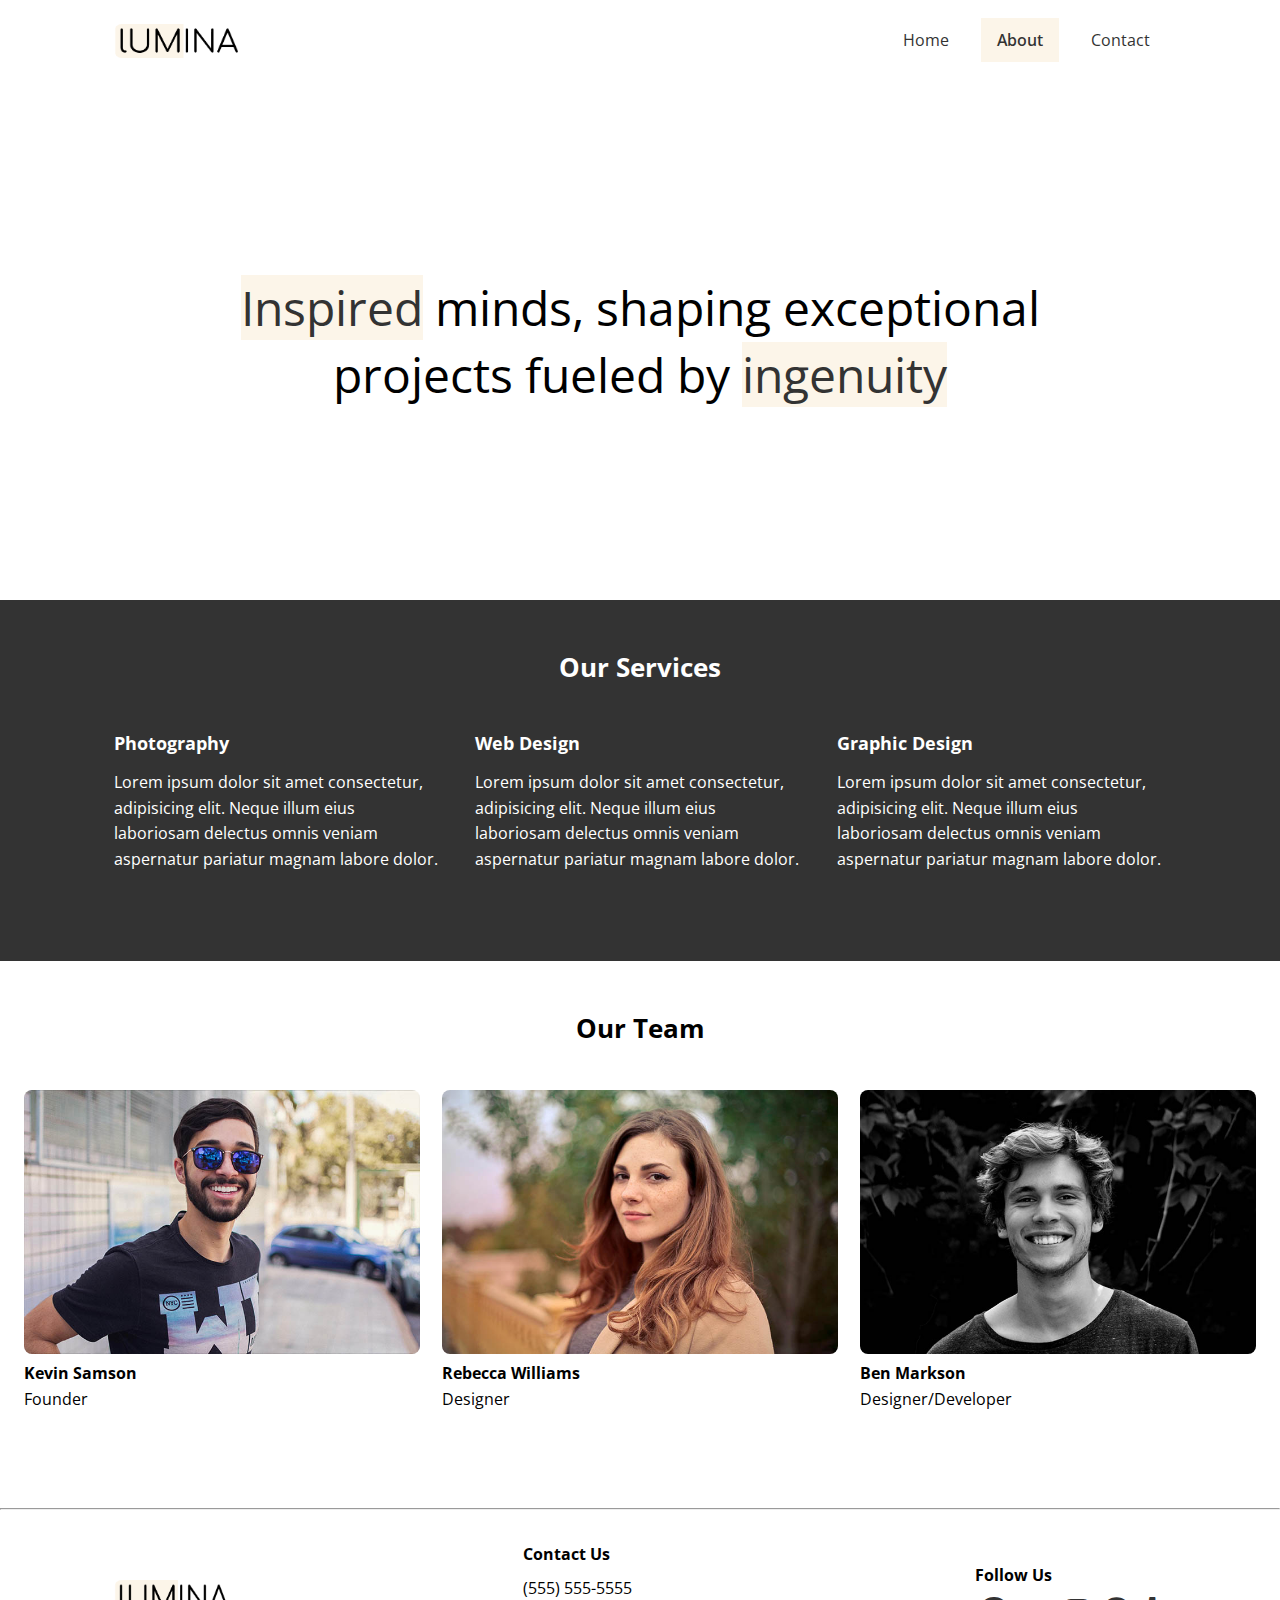
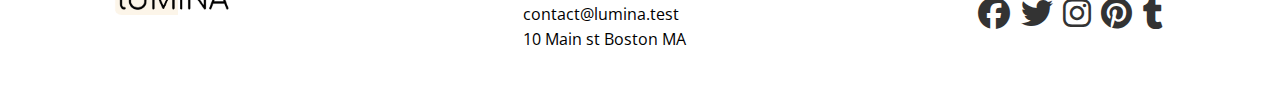
<file: about.html>
<!DOCTYPE html>
<html lang="en">
  <head>
    <meta charset="UTF-8" />
    <meta name="viewport" content="width=device-width, initial-scale=1.0" />
    <title>About Lumina Creative</title>
    <link rel="stylesheet" href="./css/styles.css" />

    <link rel="preconnect" href="https://fonts.googleapis.com" />
    <link rel="preconnect" href="https://fonts.gstatic.com" crossorigin />
    <link
      href="https://fonts.googleapis.com/css2?family=Lato:wght@100;300;400;700&family=Montserrat:ital,wght@0,100..900;1,100..900&family=Open+Sans:ital,wght@0,300..800;1,300..800&display=swap"
      rel="stylesheet"
    />

    <link
      rel="stylesheet"
      href="https://cdnjs.cloudflare.com/ajax/libs/font-awesome/6.7.2/css/all.min.css"
      integrity="sha512-Evv84Mr4kqVGRNSgIGL/F/aIDqQb7xQ2vcrdIwxfjThSH8CSR7PBEakCr51Ck+w+/U6swU2Im1vVX0SVk9ABhg=="
      crossorigin="anonymous"
      referrerpolicy="no-referrer"
    />

    <link rel="icon" href="./images/favicon.ico" />
  </head>
  <body>
    <header class="header">
      <div class="container header-flex">
        <img src="./images/logo.png" alt="Lumina Creative" class="logo" />

        <ul class="main-menu">
          <li><a href="/">Home</a></li>
          <li><a class="current" href="about.html">About</a></li>
          <li><a href="contact.html">Contact</a></li>
        </ul>
      </div>
    </header>

    <!-- main -->

    <main class="main">
      <div class="hero">
        <h1 class="heading">
          <span class="passionate">Inspired</span> minds, shaping exceptional
          projects fueled by <span class="passionate">ingenuity</span>
        </h1>
      </div>

      <section class="services">
        <div class="container">
          <h2 class="section-heading">Our Services</h2>
          <div class="services-flex">
            <div class="services-item">
              <h4>Photography</h4>
              <p>
                Lorem ipsum dolor sit amet consectetur, adipisicing elit. Neque
                illum eius laboriosam delectus omnis veniam aspernatur pariatur
                magnam labore dolor.
              </p>
            </div>

            <div class="services-item">
              <h4>Web Design</h4>
              <p>
                Lorem ipsum dolor sit amet consectetur, adipisicing elit. Neque
                illum eius laboriosam delectus omnis veniam aspernatur pariatur
                magnam labore dolor.
              </p>
            </div>

            <div class="services-item">
              <h4>Graphic Design</h4>
              <p>
                Lorem ipsum dolor sit amet consectetur, adipisicing elit. Neque
                illum eius laboriosam delectus omnis veniam aspernatur pariatur
                magnam labore dolor.
              </p>
            </div>
          </div>
        </div>
      </section>

      <section class="team">
        <div class="container container-lg">
          <h2 class="section-heading">Our Team</h2>
          <div class="team-flex">
            <div class="team-item">
              <img src="./images/team1.jpg" alt="Team Member" />
              <h4>Kevin Samson</h4>
              <p>Founder</p>
            </div>

            <div class="team-item">
              <img src="./images/team2.jpg" alt="Team Member" />
              <h4>Rebecca Williams</h4>
              <p>Designer</p>
            </div>

            <div class="team-item">
              <img src="./images/team3.jpg" alt="Team Member" />
              <h4>Ben Markson</h4>
              <p>Designer/Developer</p>
            </div>
          </div>
        </div>
      </section>
    </main>

    <hr />
    <footer class="footer">
      <div class="container footer-flex">
        <img src="./images/logo.png" alt="Lumina Creative" class="logo-2" />

        <div>
          <h4>Contact Us</h4>
          <ul>
            <li>(555) 555-5555</li>
            <li>contact@lumina.test</li>
            <li>10 Main st Boston MA</li>
          </ul>
        </div>

        <div class="follow-us">
          <h4>Follow Us</h4>
          <a href="#"><i class="fab fa-facebook fa-2x"></i></a>
          <a href="#"><i class="fab fa-twitter fa-2x"></i></a>
          <a href="#"><i class="fab fa-instagram fa-2x"></i></a>
          <a href="#"><i class="fab fa-pinterest fa-2x"></i></a>
          <a href="#"><i class="fab fa-tumblr fa-2x"></i></a>
        </div>
      </div>
    </footer>
  </body>
</html>
</file>
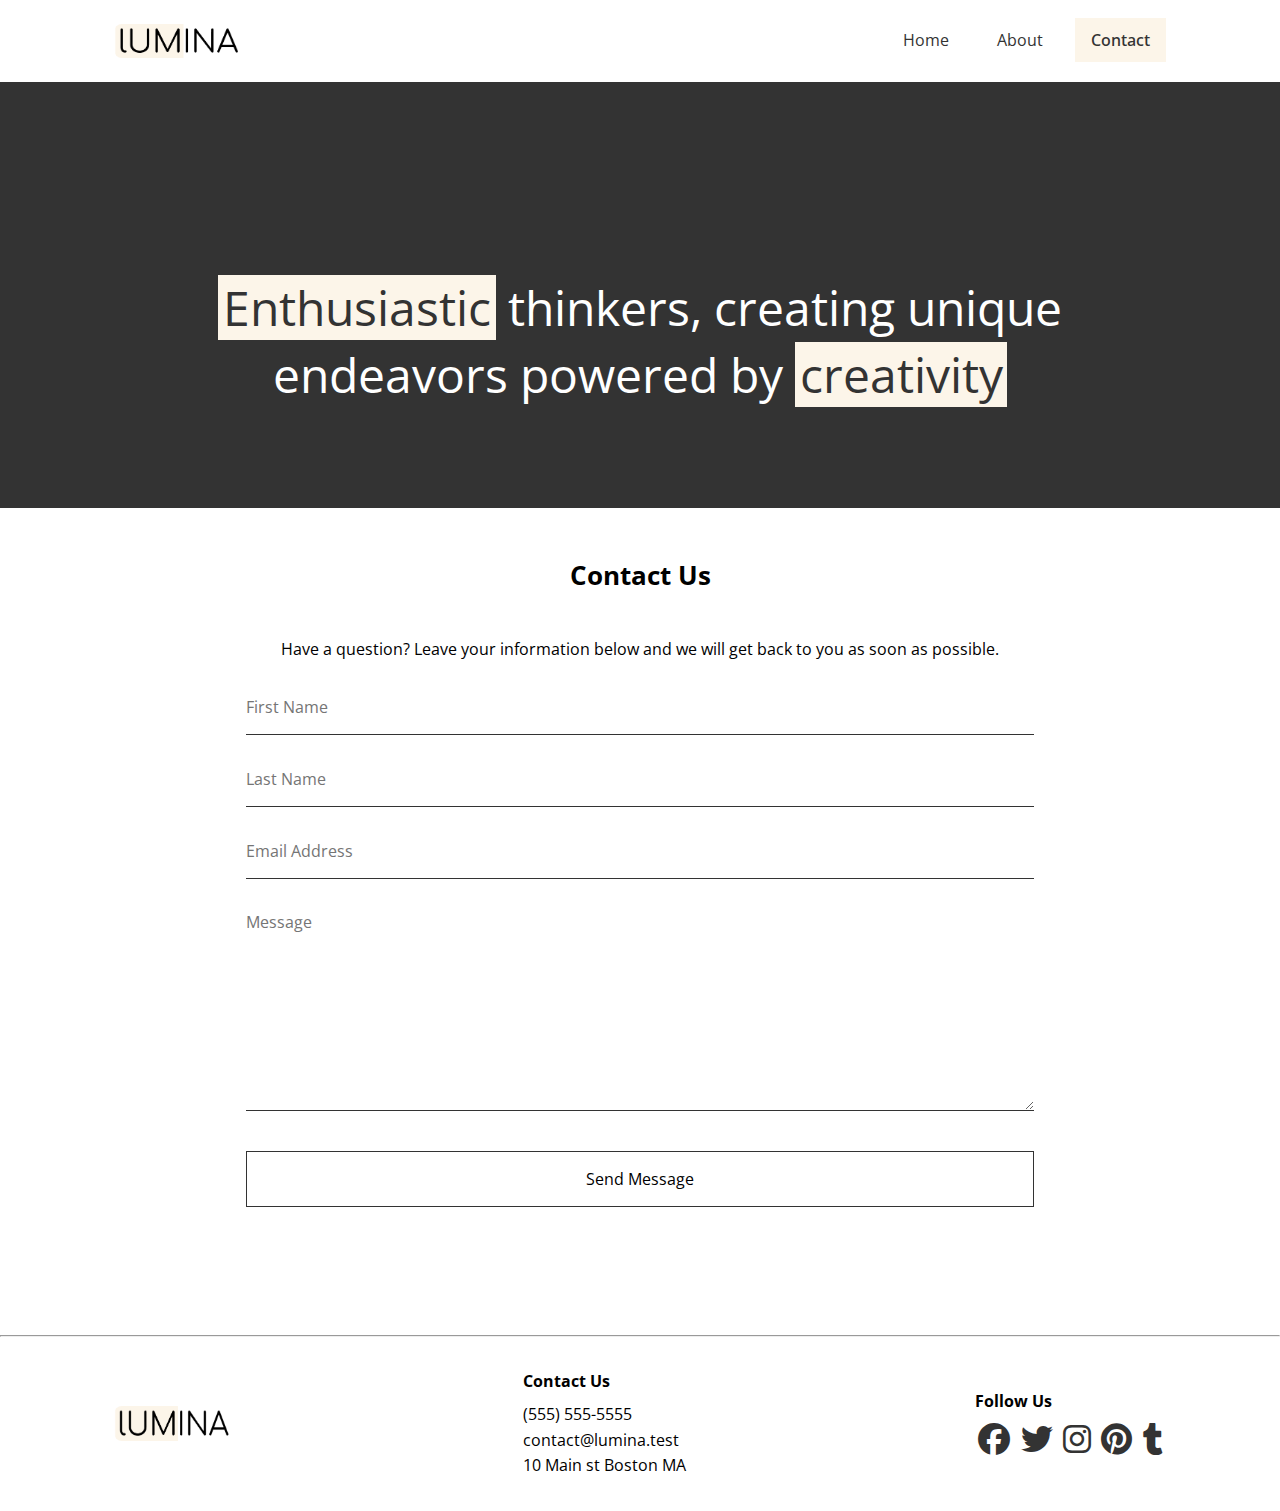
<file: contact.html>
<!DOCTYPE html>
<html lang="en">
  <head>
    <meta charset="UTF-8" />
    <meta name="viewport" content="width=device-width, initial-scale=1.0" />
    <title>Contact Lumina Creative</title>
    <link rel="stylesheet" href="./css/styles.css" />

    <link rel="preconnect" href="https://fonts.googleapis.com" />
    <link rel="preconnect" href="https://fonts.gstatic.com" crossorigin />
    <link
      href="https://fonts.googleapis.com/css2?family=Lato:wght@100;300;400;700&family=Montserrat:ital,wght@0,100..900;1,100..900&family=Open+Sans:ital,wght@0,300..800;1,300..800&display=swap"
      rel="stylesheet"
    />

    <link
      rel="stylesheet"
      href="https://cdnjs.cloudflare.com/ajax/libs/font-awesome/6.7.2/css/all.min.css"
      integrity="sha512-Evv84Mr4kqVGRNSgIGL/F/aIDqQb7xQ2vcrdIwxfjThSH8CSR7PBEakCr51Ck+w+/U6swU2Im1vVX0SVk9ABhg=="
      crossorigin="anonymous"
      referrerpolicy="no-referrer"
    />

    <link rel="icon" href="./images/favicon.ico" />
  </head>
  <body>
    <header class="header">
      <div class="container header-flex">
        <img src="./images/logo.png" alt="Lumina Creative" class="logo" />

        <ul class="main-menu">
          <li><a href="/">Home</a></li>
          <li><a href="about.html">About</a></li>
          <li><a class="current" href="contact.html">Contact</a></li>
        </ul>
      </div>
    </header>

    <!-- main -->

    <section class="hero bg-dark">
      <div class="container-sm">
        <h2 class="heading">
          <span class="passionate yo">Enthusiastic</span> thinkers, creating
          unique endeavors powered by
          <span class="passionate yo">creativity</span>
        </h2>
      </div>
    </section>

    <section class="contact">
      <div class="container container-sm">
        <h2 class="section-heading">Contact Us</h2>
        <p>
          Have a question? Leave your information below and we will get back to
          you as soon as possible.
        </p>

        <form name="contact" netlify>
          <div class="form-group">
            <label for="first-name" class="visually-hidden">First Name</label>
            <input
              type="text"
              id="first-name"
              name="first-name"
              placeholder="First Name"
            />
          </div>

          <div class="form-group">
            <label for="last-name" class="visually-hidden">Last Name</label>
            <input
              type="text"
              id="last-name"
              name="last-name"
              placeholder="Last Name"
            />
          </div>

          <div class="form-group">
            <label for="email" class="visually-hidden">Email Address</label>
            <input
              type="text"
              id="email"
              name="email"
              placeholder="Email Address"
            />
          </div>

          <div class="form-group">
            <label for="message" class="visually-hidden">Message</label>
            <textarea
              name="message"
              id="message"
              placeholder="Message"
            ></textarea>
          </div>

          <div class="form-group">
            <button type="submit" class="btn">Send Message</button>
          </div>
        </form>
      </div>
    </section>

    <hr />
    <footer class="footer">
      <div class="container footer-flex">
        <img src="./images/logo.png" alt="Lumina Creative" class="logo-2" />

        <div>
          <h4>Contact Us</h4>
          <ul>
            <li>(555) 555-5555</li>
            <li>contact@lumina.test</li>
            <li>10 Main st Boston MA</li>
          </ul>
        </div>

        <div class="follow-us">
          <h4>Follow Us</h4>
          <a href="#"><i class="fab fa-facebook fa-2x"></i></a>
          <a href="#"><i class="fab fa-twitter fa-2x"></i></a>
          <a href="#"><i class="fab fa-instagram fa-2x"></i></a>
          <a href="#"><i class="fab fa-pinterest fa-2x"></i></a>
          <a href="#"><i class="fab fa-tumblr fa-2x"></i></a>
        </div>
      </div>
    </footer>
  </body>
</html>
</file>
<file: css/styles.css>
* {
  margin: 0;
  padding: 0;
  box-sizing: border-box;
}

body {
  font-family: "Open Sans";
  line-height: 1.6;
}

:root {
  --primary-color: #fcf5e9;
  --dark-color: #333;
  --container-normal: 1100px;
  --container-wide: 1400px;
  --container-narrow: 900px;
}

a {
  text-decoration: none;
  color: #333;
}

ul {
  list-style: none;
}

img {
  max-width: 100%;
}

.bg-dark {
  background: var(--dark-color);
  color: #fff;
}

.visually-hidden {
  clip: rect(0 0 0 0);
  clip-path: inset(50%);
  height: 1px;
  overflow: hidden;
  position: absolute;
  white-space: nowrap;
  width: 1px;
}

/* Container */
.container {
  max-width: var(--container-normal);
  margin: 0 auto;
  padding: 0 1.5rem;
}

.container-lg {
  max-width: var(--container-wide);
}

.container-sm {
  max-width: var(--container-narrow);
}

/* Header */

.header {
  margin: 1.5rem auto;
}

.header .logo {
  width: 130px;
}

.header .header-flex {
  display: flex;
  justify-content: space-between;
  align-items: center;
}

.header .main-menu {
  display: flex;
  gap: 1rem;
}

.header .main-menu a {
  padding: 0.7rem 1rem;
}

.header .main-menu a:hover {
  background: var(--primary-color);
}

.current {
  background: var(--primary-color);
  font-weight: 550;
}

/* body area */

.heading {
  margin-top: 12rem;
  font-weight: 400;
  font-size: 48px;
  line-height: 1.4;
  max-width: var(--container-narrow);
}

.hero {
  max-width: auto;
  margin: auto;
  display: flex;
  text-align: center;
  justify-content: center;
}
.passionate {
  background-color: var(--primary-color);
  color: #333;
}

.yo {
  padding: 0 0.3rem;
}

.gallery-item {
  width: calc(33.333% - 20px);
  border-radius: 8px;
}

.gallery-item img {
  border-radius: 8px;
}

.gallery-item img:hover {
  opacity: 0.9;
}

.gallery-flex {
  display: flex;
  flex-wrap: wrap;
  gap: 20px;
  justify-content: center;
  margin-top: 180px;
}

/* Footer */

hr {
  margin-top: 2rem;
}

.footer {
  padding: 2rem 2rem;
}

.footer .footer-flex {
  display: flex;
  justify-content: space-between;
  align-items: center;
}

.footer h4 {
  font-size: 1rem;
  margin-bottom: 0.5rem;
}

.footer-flex .logo-2 {
  width: 120px;
  height: 35px;
}

.footer a {
  margin: 0.2rem;
}

/* About Page */

/* Services */

.services {
  background-color: #333;
  color: #fff;
  padding: 3rem 0 4rem;
  margin-top: 12rem;
}

.container .section-heading {
  font-size: 1.6rem;
  display: flex;
  justify-content: center;
  margin-bottom: 40px;
}

.container .services-flex {
  display: flex;
  gap: 2rem;
  margin: 1.5rem 0;
}

.services-item h4 {
  margin-bottom: 0.8rem;
  font-size: 1.1rem;
}

/* Team */

.team {
  padding: 3rem 0 4rem;
}

.team-flex {
  display: flex;
  gap: 1.4rem;
}

img {
  border-radius: 8px;
}

.container-sm h2 {
  padding-bottom: 100px;
}

/* Contact Page */

.contact {
  padding: 3rem 0 4rem;
}
.contact .section-heading {
  padding-bottom: 0;
}

.container-sm p {
  display: flex;
  justify-content: center;
  text-align: center;
  margin-bottom: 2rem;
}

.form-group {
  margin: 2rem;
}

.contact input,
.contact textarea {
  border: none;
  border-bottom: 1px #333 solid;
  width: 100%;
  font-family: inherit;
  font-size: inherit;
  padding-bottom: 1rem;
}

.btn:hover {
  background: #333;
  color: #fff;
}

.contact textarea {
  height: 200px;
}

.contact input:focus,
.contact textarea:focus {
  outline: 0;
}

.btn {
  display: inline-block;
  padding: 1rem 2rem;
  border: 1px solid #333;
  background: transparent;
  font-family: inherit;
  font-size: inherit;
  cursor: pointer;
}

.contact button {
  width: 100%;
}

@media screen and (max-width: 768px) {
  .header-flex,
  .services .services-flex,
  .team .team-flex {
    display: flex;
    justify-content: center;
    flex-direction: column;
    gap: 20px;
  }

  .header .logo {
    display: flex;
    justify-content: center;
  }

  .heading {
    font-size: 30px;
    margin-top: 120px;
  }

  .gallery-item {
    width: calc(50% - 20px);
  }

  .gallery-flex {
    margin-top: 100px;
  }

  .footer-flex {
    display: flex;
    flex-direction: column;
    text-align: center;
    align-items: center;
  }

  .footer-flex .logo-2 {
    margin-bottom: 20px;
  }

  .contact {
    margin-bottom: 20px;
  }
}
</file>
